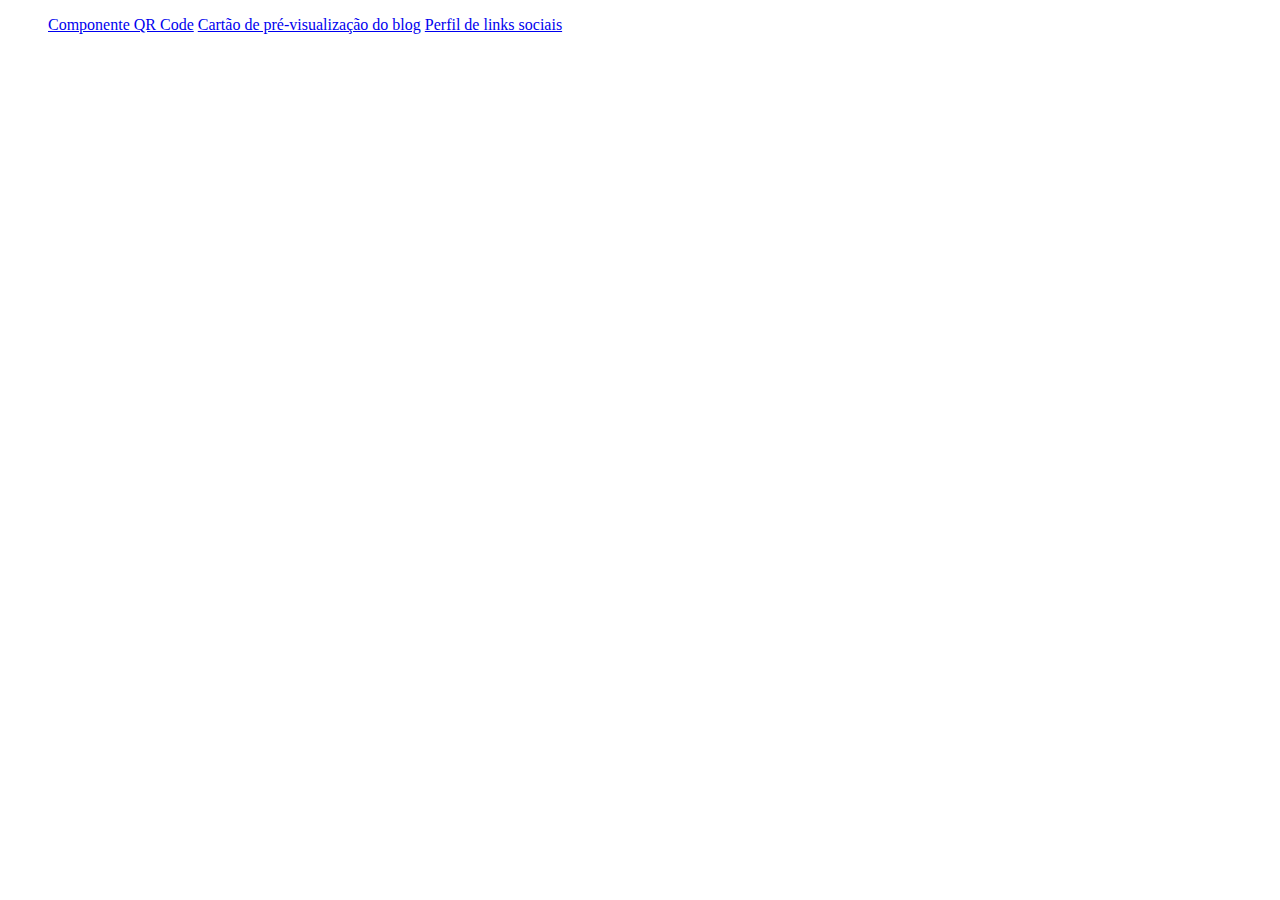
<file: index.html>
<!DOCTYPE html>
<html lang="pt-br">
<head>
    <meta charset="UTF-8">
    <meta name="viewport" content="width=device-width, initial-scale=1.0">
    <title>Trilha Front-end Mentor</title>
</head>
<body>
    <dir>
        <a href="componenteDeQRCode/index.html" target="_blank">Componente QR Code</a>
        <a href="Cartao de pre-visualização de blog/index.html">Cartão de pré-visualização do blog</a>
        <a href="Perfil de links sociais/index.html">Perfil de links sociais</a>
    </dir>
</body>
</html>
</file>
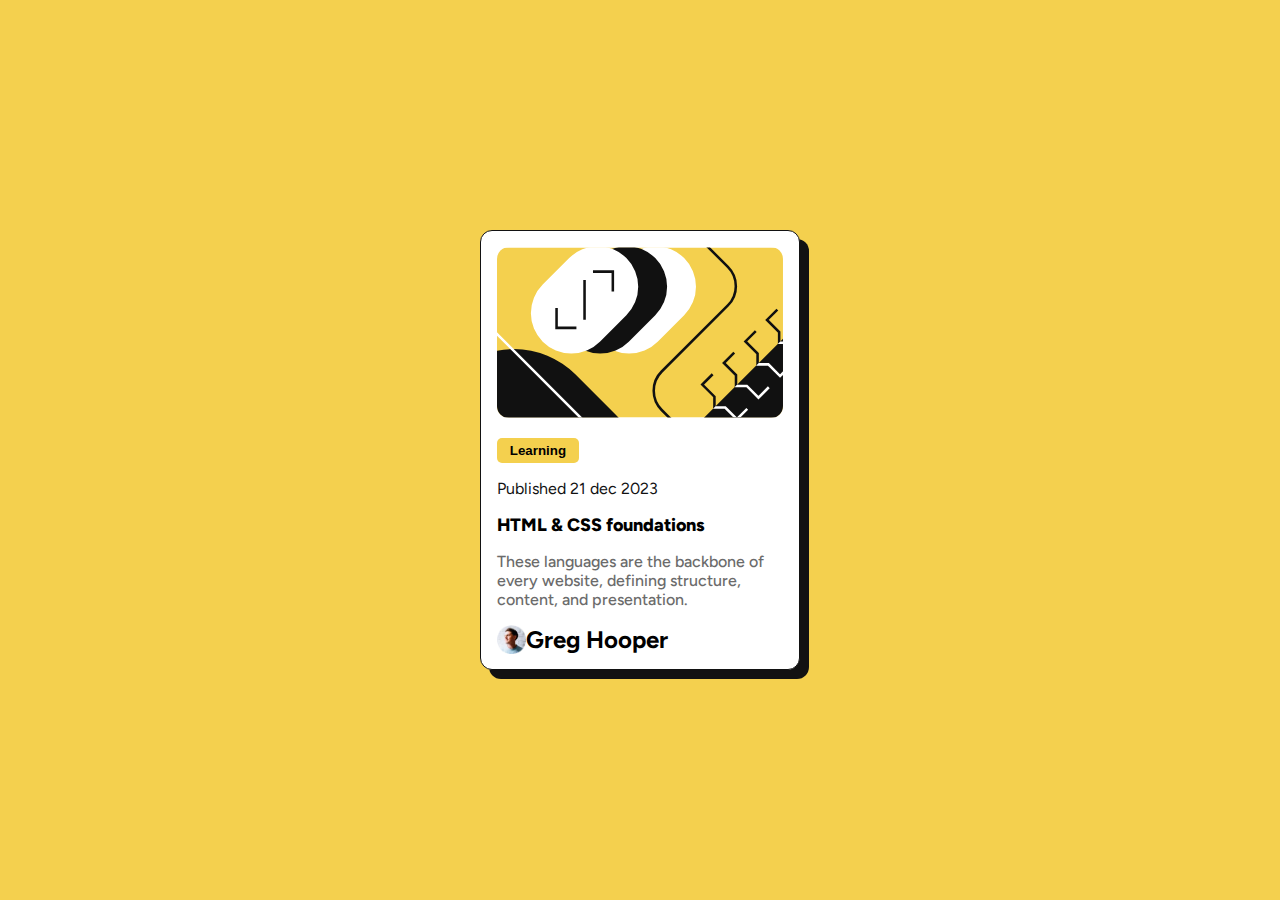
<file: Cartao de pre-visualização de blog/index.html>
<!DOCTYPE html>
<html lang="pt-br">
<head>
    <meta charset="UTF-8">
    <meta name="viewport" content="width=device-width, initial-scale=1.0">
    <meta name="author" content="Davi Luiz">
    <link rel="shortcut icon" href="img/favicon-32x32.png" type="image/x-icon">
    <link rel="stylesheet" href="./css/style.css">
    <title>Cartão de pré-visualização do blog</title>
</head>
<body>
    <main class="container">
        <img src="./img/illustration-article.svg" alt="illustration-article">

        <button>Learning</button>

        <span>Published 21 dec 2023</span>

        <h1>
            HTML & CSS foundations
        </h1>
        <p>
            These languages are the backbone of every website, defining structure, content, and presentation.
        </p>

        <div>
            <img src="img/image-avatar.webp" alt="Avatar">
            <h2>
                Greg Hooper
            </h2>
        </div>

    </main>

</body>
</html>
</file>
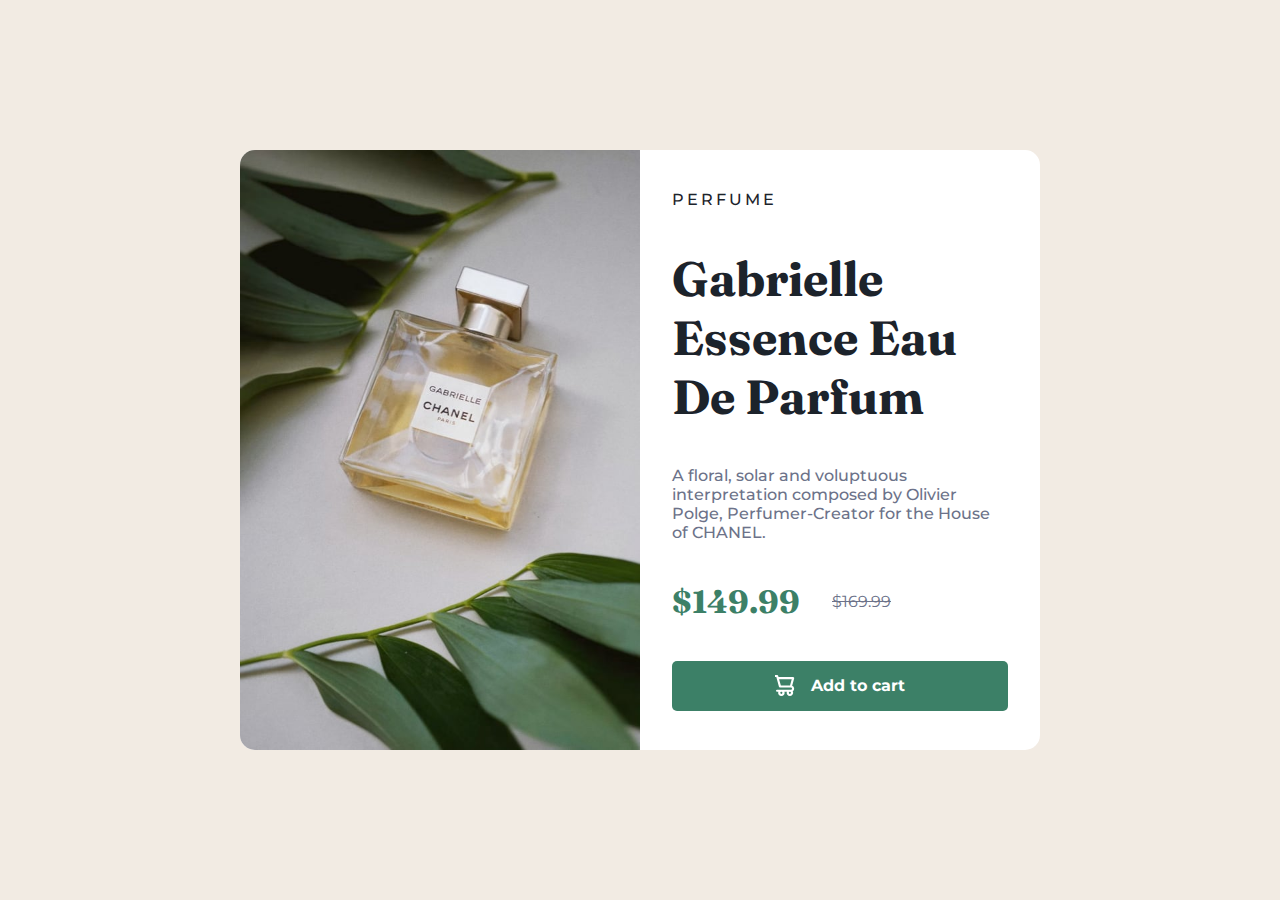
<file: Cartao de visualizacao de produto/index.html>
<!DOCTYPE html>
<html lang="pt-br">
<head>
    <meta charset="UTF-8">
    <meta name="author" content="Davi Luiz">
    <meta name="viewport" content="width=device-width, initial-scale=1.0">
    <link rel="shortcut icon" href="favicon.ico" type="image/x-icon">
    <link rel="stylesheet" href="./css/style.css">
    <title>Componente de cartão de visualização do produto</title>
</head>
<body>
    <main class="container">
        <section class="content">
            <picture class="image">
                <source media="(min-width: 840px)" srcset="img/image-product-desktop.jpg">
                <source class="mobile" media="(max-width: 839px)" srcset="img/image-product-mobile.jpg">
                <img src="img/image-product-desktop.jpg">
            </picture>

            <div class="content-prod">
                <p class="item">PERFUME</p>
                <h1>
                    Gabrielle Essence Eau De Parfum
                </h1>
                <p class="descri">
                    A floral, solar and voluptuous interpretation composed by Olivier Polge, 
                    Perfumer-Creator for the House of CHANEL.
                </p>
                <div class="price">
                    <p>$149.99</p>
                    <span>$169.99</span>
                </div>

                <button>
                    <a href="#"><img src="img/icon-cart.svg">Add to cart</a>
                </button>
            </div>
        </section>

    </main>
    
</body>
</html>
</file>
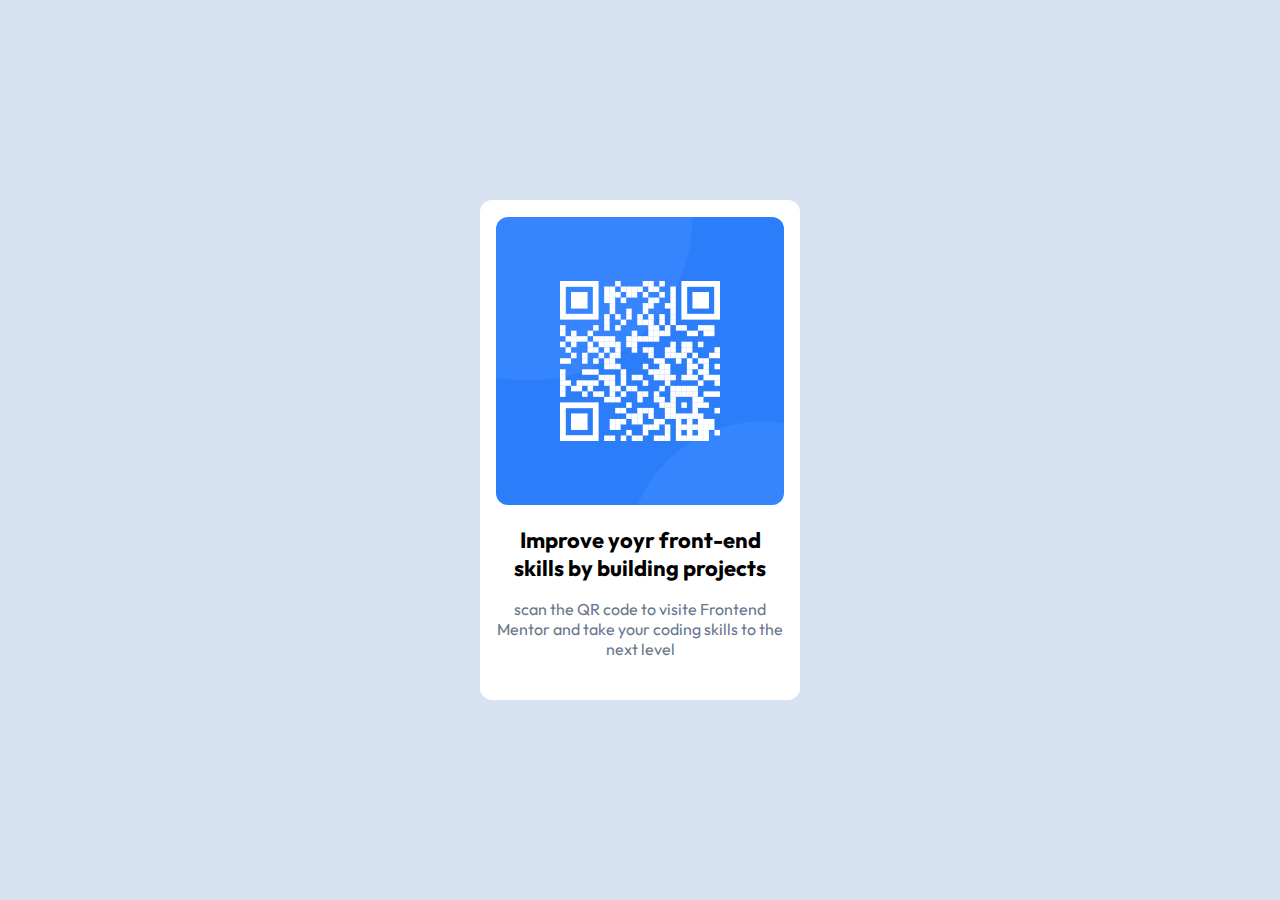
<file: Componente De QRCode/index.html>
<!DOCTYPE html>
<html lang="pt-br">
<head>
    <meta charset="UTF-8">
    <meta name="viewport" content="width=device-width, initial-scale=1.0">
    <meta name="author" content="Davi Luiz">
    <link rel="shortcut icon" href="img/favicon-32x32.png" type="image/x-icon">
    <link rel="stylesheet" href="./css/style.css">
    <title>Componente QR Code</title>
</head>
<body>
    <main class="container">
    
        <div class="content">
            <div class="image">
                <img src="img/image-qr-code.png" alt="QR_Code">
            </div>
            <h3>
                Improve yoyr front-end skills by building projects
            </h3>
            <p>
                scan the QR code to visite Frontend Mentor and take your coding skills to the next level
            </p>
        </div>

    </main>
</body>
</html>
</file>
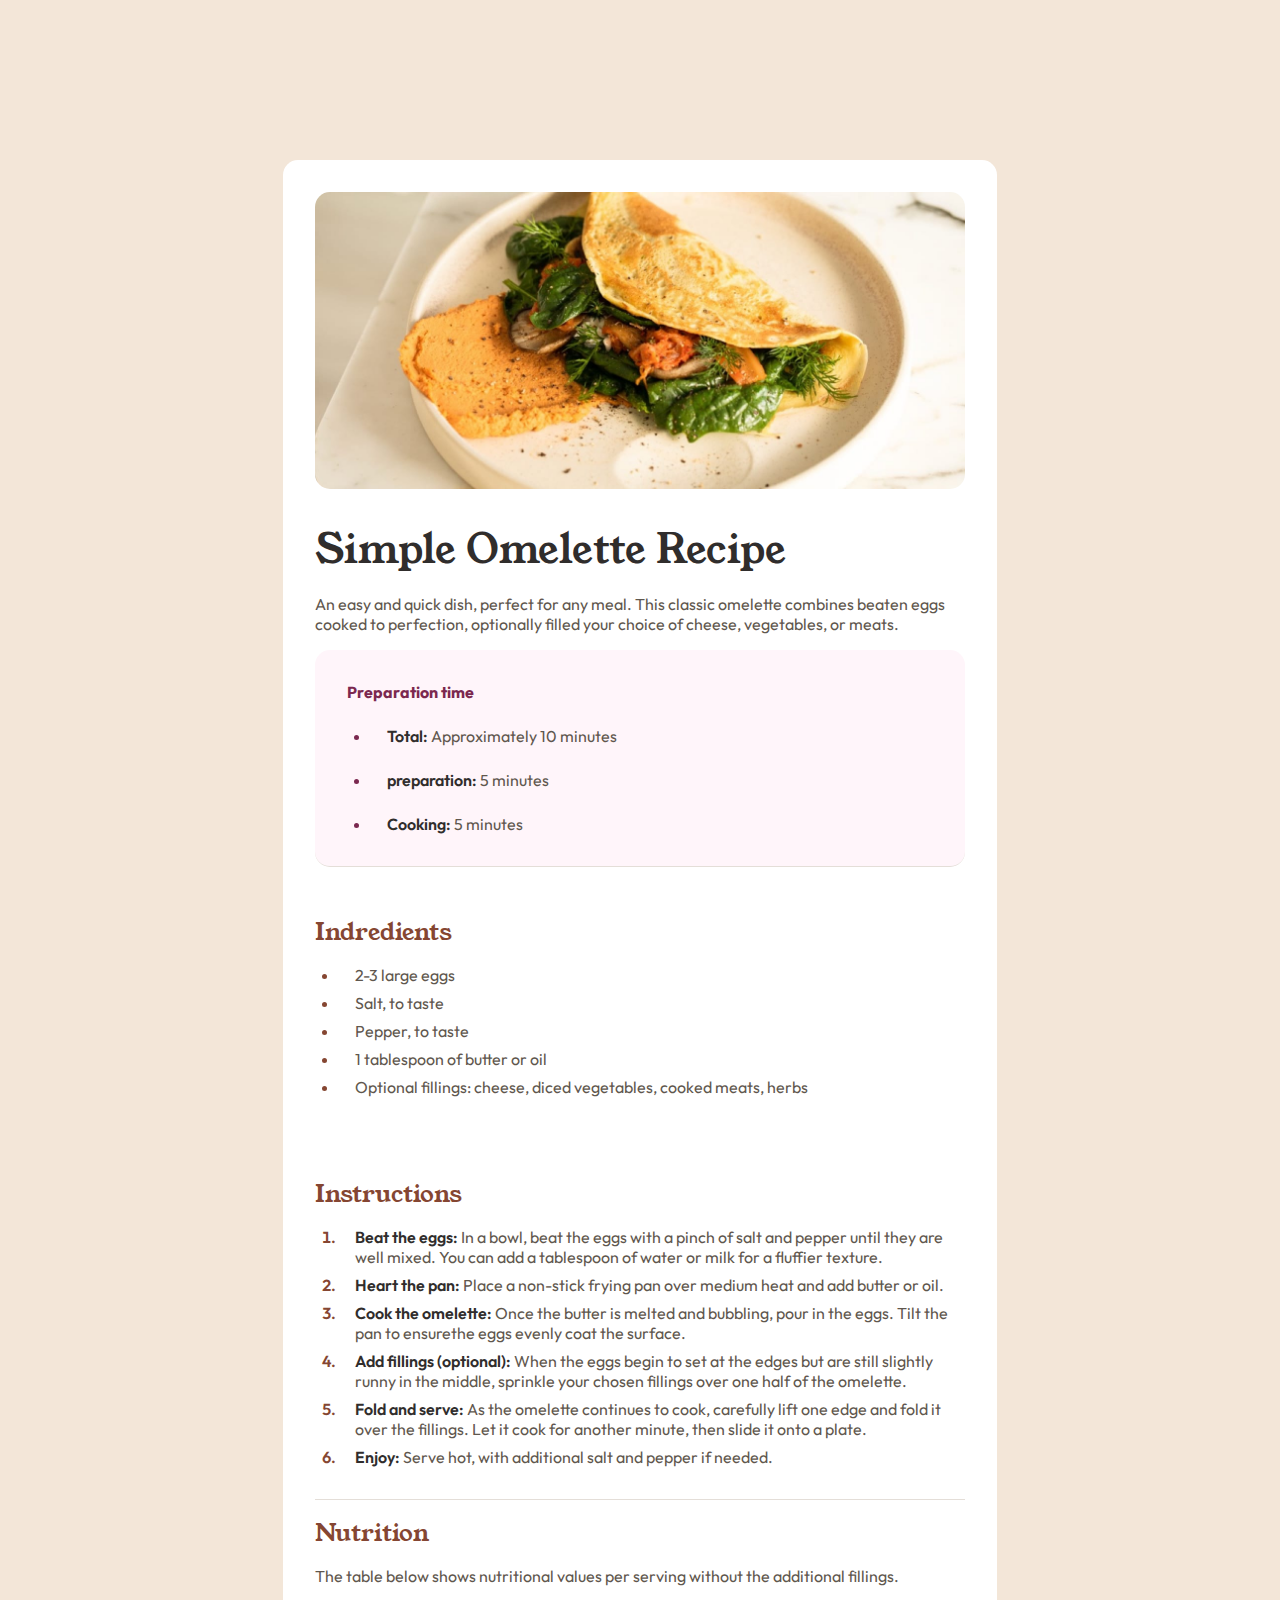
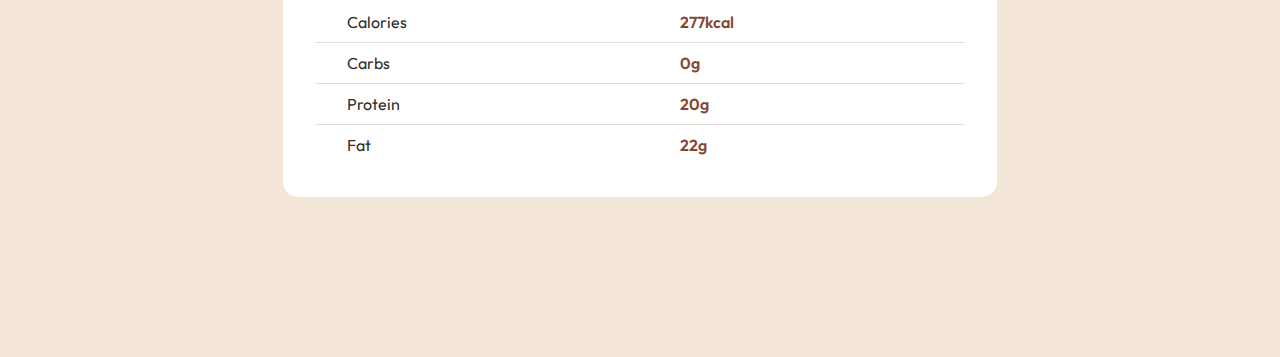
<file: Pagina de receitas/index.html>
<!DOCTYPE html>
<html lang="pt-br">
<head>
    <meta charset="UTF-8">
    <meta name="viewport" content="width=device-width, initial-scale=1.0">
    <meta name="author" content="Davi Luiz">
    <link rel="shortcut icon" href="img/favicon-32x32.png" type="image/x-icon">
    <link rel="stylesheet" href="./css/style.css">
    <title>Página de receitas</title>
</head>
<body>
    <main class="container">

        <section class="recipe">
            <img src="img/image-omelette.jpeg" alt="Omelette">
            <div>
                <h1 class="title">
                    Simple Omelette Recipe
                </h1>
                <p class="descript">
                    An easy and quick dish, perfect for any meal. This classic omelette combines beaten eggs cooked to perfection, optionally filled your choice of cheese, vegetables, or meats.
                </p>
                <ul class="preparation">
                    <h4>Preparation time</h4>
                    <li><span>Total:</span> Approximately 10 minutes</li>
                    <li><span>preparation:</span> 5 minutes</li>
                    <li><span>Cooking:</span> 5 minutes</li>
                </ul>
                <ul class="ingredients">
                    <h2 class="title">Indredients</h2>
                    <li>2-3 large eggs</li>
                    <li>Salt, to taste</li>
                    <li>Pepper, to taste</li>
                    <li>1 tablespoon of butter or oil</li>
                    <li>Optional fillings: cheese, diced vegetables, cooked meats, herbs</li>
                </ul>

                <ul class="instructions">
                    <h2 class="title">Instructions</h2>
                    <li><span>Beat the eggs:</span> In a bowl, beat the eggs with a pinch of salt and pepper until they are well mixed. You can add a tablespoon of water or milk for a fluffier texture.</li>
                    <li><span>Heart the pan:</span> Place a non-stick frying pan over medium heat and add butter or oil.</li>
                    <li><span>Cook the omelette:</span> Once the butter is melted and bubbling, pour in the eggs. Tilt the pan to ensurethe eggs evenly coat the surface.</li>
                    <li><span>Add fillings (optional):</span> When the eggs begin to set at the edges but are still slightly runny in the middle, sprinkle your chosen fillings over one half of the omelette.</li>
                    <li><span>Fold and serve:</span> As the omelette continues to cook, carefully lift one edge and fold it over the fillings. Let it cook for another minute, then slide it onto a plate.</li>
                    <li><span>Enjoy:</span> Serve hot, with additional salt and pepper if needed.</li>
                </ul>
                
                <table>
                    <h2 class="title">Nutrition</h2>
                    <p class="descript">The table below shows nutritional values per serving without the additional fillings.</p>
                    <thead>
                        <tr>
                            <th class="descript descript2">Calories</th>
                            <td>277kcal</td>
                        </tr>
                        <tr>
                            <th class="descript">Carbs</th>
                            <td>0g</td>
                        </tr>
                        <tr>
                            <th class="descript">Protein</th>
                            <td>20g</td>
                        </tr>
                        <tr>
                            <th class="descript">Fat</th>
                            <td>22g</td>
                        </tr>
                    </thead>
                </table>
            </div>
        </section>
    </main>
</body>
</html>
</file>
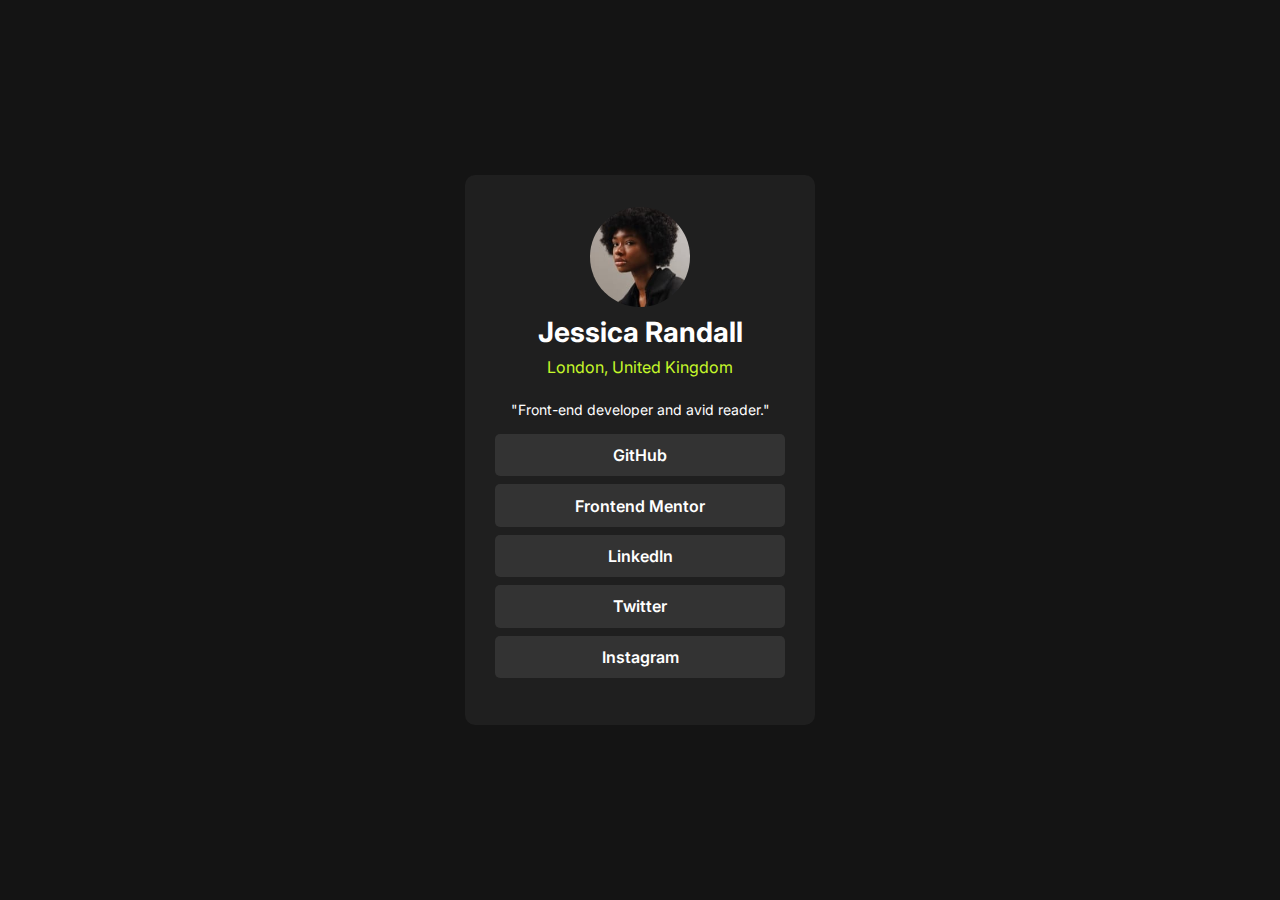
<file: Perfil de links sociais/index.html>
<!DOCTYPE html>
<html lang="pt-br">
<head>
    <meta charset="UTF-8">
    <meta name="viewport" content="width=device-width, initial-scale=1.0">
    <meta name="author" content="Davi Luiz">
    <link rel="stylesheet" href="./css/style.css">
    <title>Perfil de links sociais</title>
</head>
<body>
    <main class="container">
        <div class="content">
            <div class="perfil">
                <img src="img/avatar-jessica.jpeg" alt="avatar">
                <h1 class="name">
                    Jessica Randall
                </h1>
                <p class="location">London, United Kingdom</p>
                <p class="description">"Front-end developer and avid reader."</p>
            </div>
            <ul>
                <li>GitHub</li>
                <li>Frontend Mentor</li>
                <li>LinkedIn</li>
                <li>Twitter</li>
                <li>Instagram</li>
            </ul>
            
        </div>
    </main>
</body>
</html>
</file>
<file: Cartao de pre-visualização de blog/css/style.css>
@import url('https://fonts.googleapis.com/css2?family=Figtree:ital,wght@0,300..900;1,300..900&display=swap');

*{
    padding: 0; margin: 0;
    box-sizing: border-box;
}

body{
    font-family: "Figtree", sans-serif;
    background-color: hsl(47, 88%, 63%);
    width: 100vw;
    height: 100vh;
    display: grid;
    place-items: center;
}

.container{
    width: 320px;
    height: 440px;
    padding: 1rem;
    background-color: hsl(0, 0%, 100%);
    box-shadow: 9px 9px 0 hsl(0, 0%, 7%);
    border-radius: 12px;
    border: 1px solid hsl(0, 0%, 7%);
    transition: box-shadow .5s linear;
}

.container:hover{
    cursor:pointer;
    box-shadow:16px 16px
}

img{
    width: 100%;
    border-radius: 12px;
    margin-bottom: 1rem;
}

button{
    padding: 5px 0.8rem;
    border: none;
    background-color: hsl(47, 88%, 63%);
    font-weight: 800;
    border-radius: 5px;
    margin-bottom: 1rem;
}

span{
    display: block;
    margin-bottom: 1rem;
    color: hsl(0, 0%, 7%);
}

p{
    color: hsl(0, 0%, 42%);
    font-size: 16px;
    font-weight: 500;
    margin-bottom: 1rem;
}

h1{
    font-size: 18px;
    font-weight: 800;
    margin-bottom: 1rem;
    cursor: pointer;
}

h1:hover{
    color: hsl(47, 88%, 63%);
}

.container div{
    display: flex;
    align-items: start;
    justify-content: start;
}

.container div img{
    
    width: 10%;
}
</file>
<file: Cartao de visualizacao de produto/css/style.css>
@import url('https://fonts.googleapis.com/css2?family=Fraunces:ital,opsz,wght@0,9..144,100..900;1,9..144,100..900&family=Montserrat:ital,wght@0,100..900;1,100..900&display=swap');

:root{
    /*Primary*/
    --Darkcyan: hsl(158, 36%, 37%);
    --Cream: hsl(30, 38%, 92%);

    /*Neutral*/ 
    --Verydarkblue: hsl(212, 21%, 14%);
    --Darkgrayishblue: hsl(228, 12%, 48%);
    --White: hsl(0, 0%, 100%);

    /*typography*/
    --fontmont: "Montserrat", serif;
    --fontfrau: "Fraunces", serif;

    /*typography weight*/
    --weight-500: 500;
    --weight-700: 700;
}

*{
    padding: 0;margin: 0;
    box-sizing: border-box;
}

/* aling content*/
body{
    width: 100vw;
    height: 100vh;
    background-color: var(--Cream);
    display: grid;
    place-items: center;
}

.container{
    background-color: var(--White);
    display: grid;
    place-items: center;
    margin: 0 1rem;
    border-radius: 15px; 
    width: 400px; 
}

.content{
    display: flex;
    flex-direction: column;
    width: 100%;  
}

.image img{
    width: 100%;
}

.mobile{
    border-top-left-radius: 15px;
    border-top-right-radius: 15px;
}

/* card prod */
.content-prod{
    display: flex;
    flex-direction: column;
    align-items: start;
    justify-content: center;
    gap: 1rem;
    padding: 2rem;
    width: 100%;
}

.item{
    font-family: var(--fontmont);
    text-transform: uppercase;
    font-weight: var(--weight-500);
    font-size: 1rem;
    letter-spacing: 0.1875rem;
    color: var(--Verydarkblue);
}

.content-prod h1{
    font-family: var(--fontfrau);
    color: var(--Verydarkblue);
    font-size: 2rem;
}

.descri{
    font-family: var(--fontmont);
    font-weight: var(--weight-500);
    font-size: 1rem;
    color: var(--Darkgrayishblue); 
}

/*price*/
.price{
    display: flex;
    align-items: center;
    justify-content: center;
    gap: 2rem;
}

.price p{
    font-family: var(--fontfrau);
    font-size: 2rem;
    color: var(--Darkcyan);
    font-weight: var(--weight-700);
}

.price span{
    color: var(--Darkgrayishblue);
    text-decoration: line-through;
    font-family: var(--fontmont);
}

/* btn */
button{
    cursor: pointer;
    border: none;
    border-radius: 5px;
    background-color: var(--Darkcyan);
    width: 100%;
    height: 3.125rem;
}

button:hover{
    background:hsl(158, 35%, 30%);
}

button a{
    color: var(--White);
    text-decoration: none;
    display: flex;
    align-items: center;
    justify-content: center;
    gap: 1rem;
    font-family: var(--fontmont);
    font-weight: var(--weight-700);
    font-size: 1rem;
}
 
button a img{
    width: 6%;
}

@media (min-width: 840px){
    .container{
        width: 800px; 
    }
    
    .content{
        flex-direction: row;
        width: 100%;  
    }

    .image{
        display: flex;
        align-items: center;
        justify-content: center;
        width: 50%;
    }

    .image img{
        border-top-left-radius: 15px;
        border-bottom-left-radius: 15px;
    }
    
    /* card prod */
    .content-prod{
        width: 50%;
        gap: 2.5rem;
    }
    
    .item{
        font-size: 1rem;
    }
    
    .content-prod h1{
        font-size: 3rem;
    }
    
    .descri{
        font-size: 1rem;
    }

}
</file>
<file: Componente De QRCode/css/style.css>
@import url('https://fonts.googleapis.com/css2?family=Outfit:wght@100..900&display=swap');

*{
    padding: 0;
    margin: 0;
    box-sizing: border-box;
}

body{
    width: 100vw;
    height: 100vh;
    background-color: hsl(212, 45%, 89%);
}

.container{  
    height: 100vh;
    display: grid;
    place-items: center;
}

.content{
    display: grid;
    place-items: center;
    width: 320px;
    height: 500px;
    padding: 1rem;
    gap: 1rem;
    border-radius: 12px;
    background-color: hsl(0, 0%, 100%);
    font-family: "Outfit", sans-serif;
}

.image img{
    width: 100%;
    border-radius: 12px;
}

.content h3{
    text-align: center;
    font-weight: 700;
    font-size: 22px;
}

.content p{
    text-align: center;
    font-weight: 400;
    margin-bottom: 24px;
    font-size: 16px;
    color: hsl(216, 15%, 48%);
}
</file>
<file: Pagina de receitas/css/style.css>
@import url('https://fonts.googleapis.com/css2?family=Outfit:wght@100..900&family=Young+Serif&display=swap');

:root{
    --white: hsl(0, 0%, 100%);

    --Stone100: hsl(30, 54%, 90%);
    --Stone150: hsl(30, 18%, 87%);
    --Stone600: hsl(30, 10%, 34%);
    --Stone900: hsl(24, 5%, 18%);

    
    --Brown800: hsl(14, 45%, 36%);

    --Rose800: hsl(332, 51%, 32%);
    --Rose50: hsl(330, 100%, 98%);

    --fontTitle: "Young Serif", serif;

    --fontDescript: "Outfit", sans-serif;

    --fontWeight-400: 400;
    --fontWeight-600: 600;
    --fontWeight-700: 700;
}

*{
    padding: 0;margin: 0;
    box-sizing: border-box;
}



body{
    display: flex;
    align-items: center;
    justify-content: center; 
    width: 100vw;
    height: 100%;
    background-color: var(--Stone100);
    overflow-x: hidden;
}

li::marker{
    color: var(--Brown800);
    font-weight: 600;
}

h2{
    color: var(--Brown800);
    font-weight: var(--fontWeight-400);
}

.title{
    font-family: var(--fontTitle);
    font-weight: var(--fontWeight-400);
    margin: 1rem 0;
}

.descript{
    font-family: var(--fontDescript);
    font-weight: var(--fontWeight-400);
}

.container{
    display: flex;
    align-items: center;
    justify-content: center;
    background-color: var(--white);
    border-radius: 15px;
    margin: 10rem 0;
}

.recipe{
    margin: 2rem;
    width: 650px;
    display: flex;
    flex-direction: column;
    align-items: start;
    gap: 1rem;
}

.recipe img{
    width: 650px;
    border-radius: 15px;
}

.recipe h1{
    color: var(--Stone900);
    font-size: 40px;
    margin: 1rem 0;
}

.recipe p{
    width: 100%;
    font-size: 16px;
    color: var(--Stone600);
}

.recipe .preparation{
    padding: 2rem 2rem;
    margin-top: 1rem;
    background-color: var(--Rose50);
    border-radius: 15px;
    width: 100%;
    display: flex;
    flex-direction: column;
    align-items: start;
    gap: 1rem;
}

.recipe .preparation li::marker{
    color: var(--Rose800);
}

.recipe .preparation h4{
    font-family: var(--fontDescript);
    color: var(--Rose800);
}

.recipe ul{
    padding: 2rem 0;
}

.recipe ul:not(:nth-child(4)){
    border-bottom: 1px solid var(--Stone150);
}

.recipe ul>li{
    font-family: var(--fontDescript);
    font-weight: var(--fontWeight-400);
    font-size: 16px;
    color: var(--Stone600);
    padding-left: 1rem;
    margin-left: 1.5rem;
    margin-top: 0.5rem;
    flex-wrap: wrap;
}

.recipe li>span{
    color: var(--Stone900);
    font-weight: var(--fontWeight-600);
    font-family: var(--fontDescript);
}

.instructions li{
    list-style: decimal
}


table{
    width: 100%;
    border-collapse: collapse;
    margin-top: 1rem;
}

tr:not(:nth-last-child(1)){
    border-bottom: 1px solid var(--Stone150);
}

th, td{
    padding: 10px 2rem;
    text-align: left;
}

th{
    color: var(--Stone900);
    font-weight: bold;
}

td{
    font-family: var(--fontDescript);
    font-weight: var(--fontWeight-600);
    color: var(--Brown800);
}

@media (max-width: 375px){

   .container{
        margin: 0;
   }   

   .recipe div{
        margin: 0 2rem;
    }

   .recipe{
        margin: 0;
        width: 100vw;
   }
   
   .recipe img{
        border-radius: 0;
        width: 100%;
   }

   .recipe .title{
        width: 311px;
        font-size: 28px;
        line-height: 1;
   }

   .recipe .descript{
    width: 311px;
   }

   .preparation{
        width: 311px;
   }
}
</file>
<file: Perfil de links sociais/css/style.css>
@import url('https://fonts.googleapis.com/css2?family=Inter:ital,opsz,wght@0,14..32,100..900;1,14..32,100..900&display=swap');

*{
    padding: 0;margin: 0;
    box-sizing: border-box;
    font-family: "Inter", sans-serif;
    list-style: none;
}

body{
    width: 100vw;
    height: 100vh;
    background-color: hsl(0, 0%, 8%);
}

.container{
    height: 100vh;
    display: grid;
    place-items: center;
}

.content{
    height: 550px;
    width: 350px;
    display: flex;
    flex-direction: column;
    align-items: center;
    background-color: hsl(0, 0%, 12%);
    border-radius: 10px;
}

.perfil{
    display: flex;
    flex-direction: column;
    align-items: center;
    margin: 2rem 0 1rem 0;
    gap: 0.5rem;
}

.perfil img{
    border-radius: 50%;
    width: 100px;
}

.name{
    color: hsl(0, 0%, 100%);
    font-size: 28px;
    font-weight: 700;
}

.location{
    color: hsl(75, 94%, 57%);
    font-size: 16px;
}

.description{
    color: hsl(0, 0%, 100%);
    font-weight: 400;
    font-size: 14px;
    margin-top: 1rem;
}

ul{
    display: flex;
    flex-direction: column;
    gap: 0.5rem;
}

li{
    padding: 0.7rem 5rem;
    background-color: hsl(0, 0%, 20%);
    border-radius: 5px;
    text-align: center;
    font-weight: 600;
    color: hsl(0, 0%, 100%);
    cursor: pointer;
}

li:hover{
    color: hsl(0, 0%, 8%);
    background-color: hsl(75, 94%, 57%);
}
</file>
